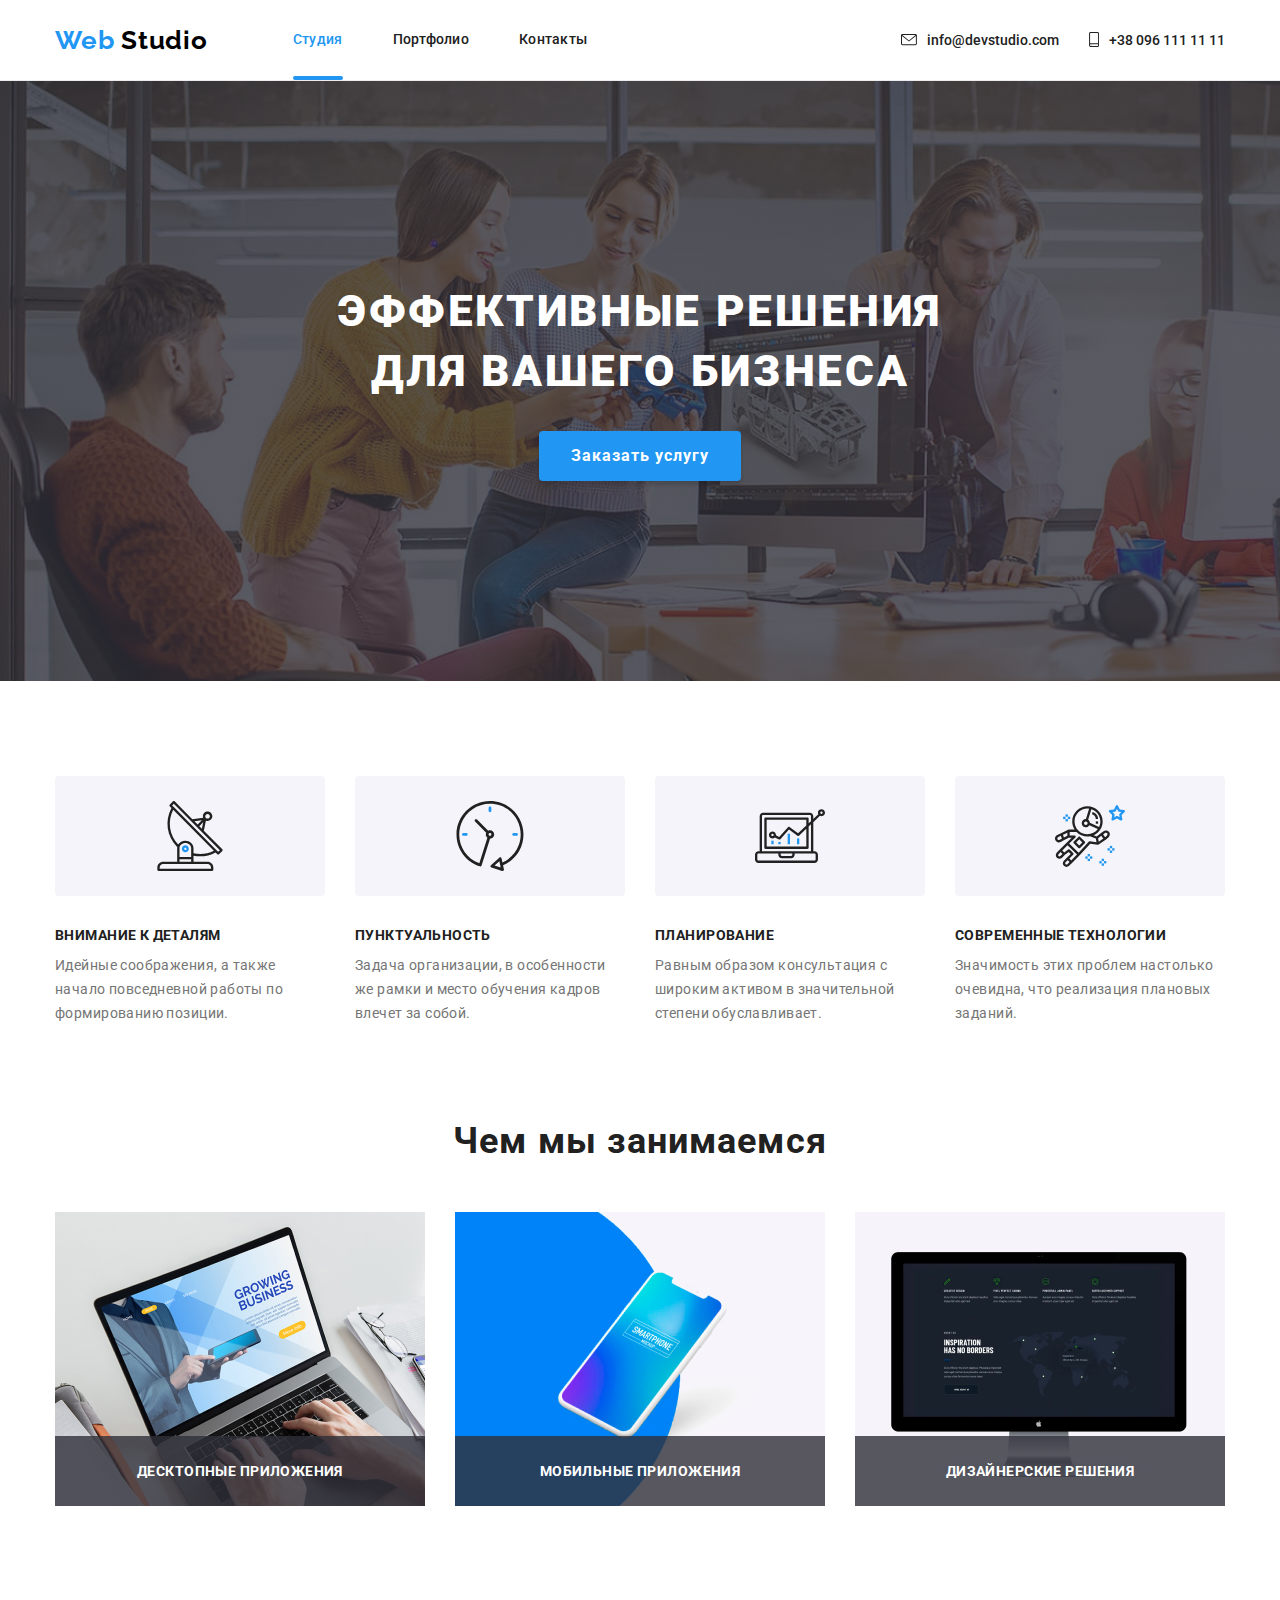
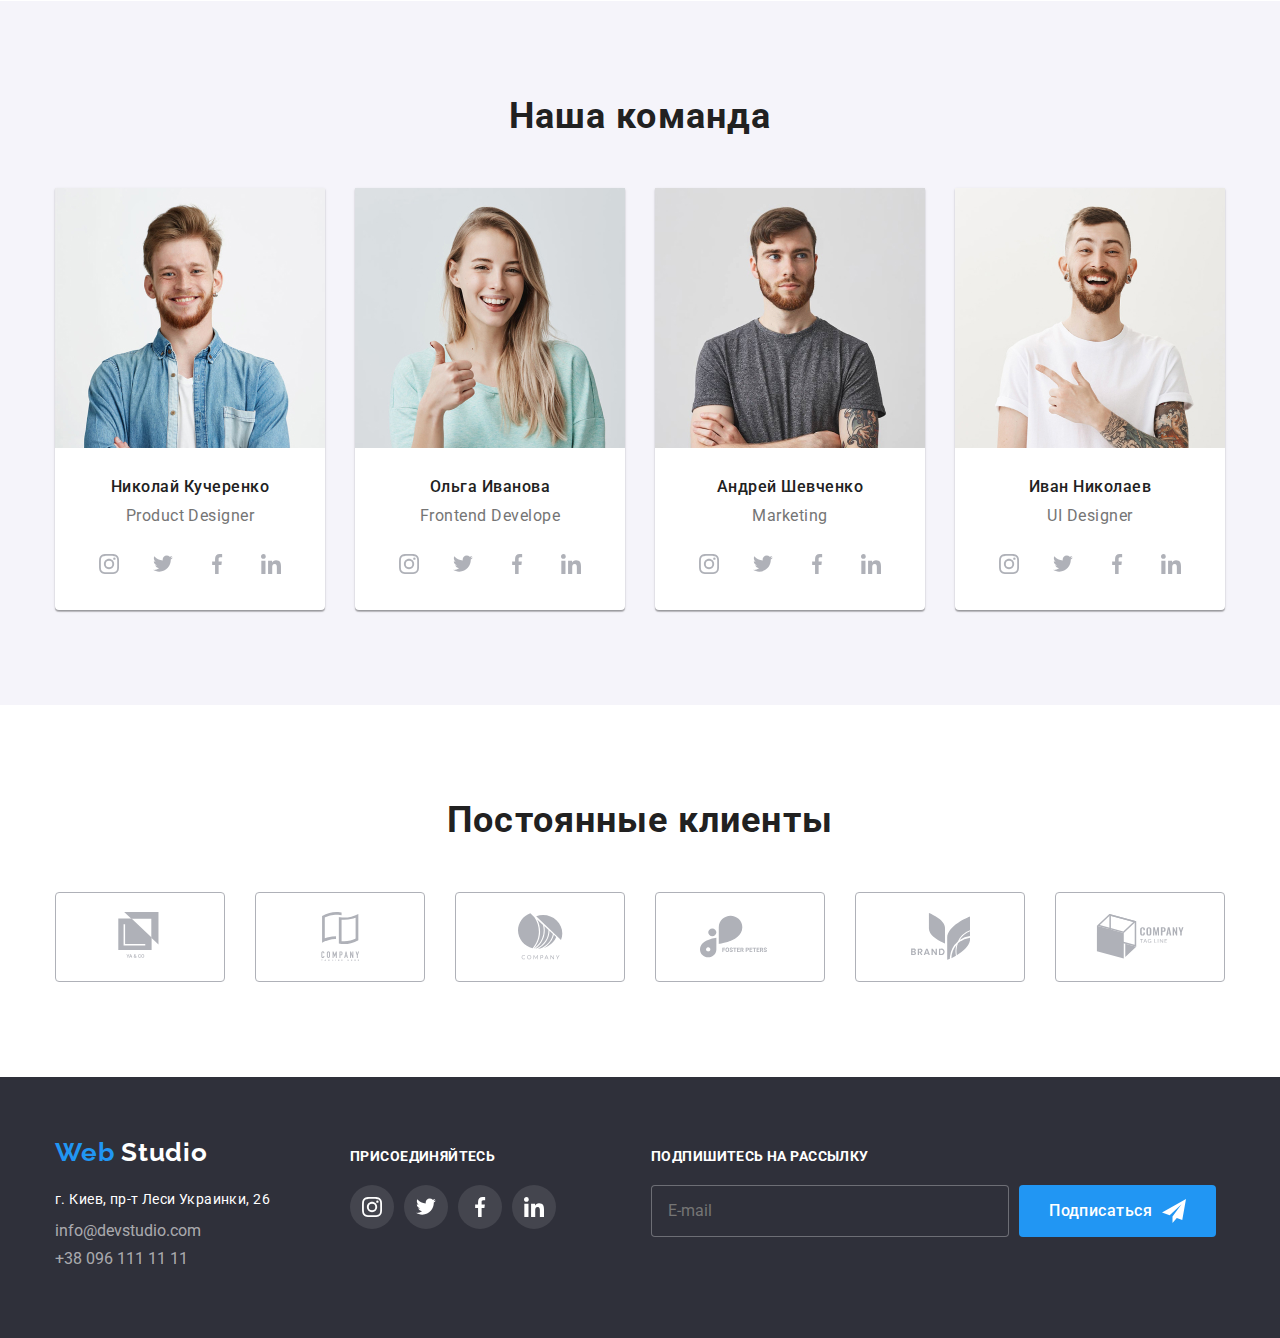
<file: index.html>
<!DOCTYPE html>
<html lang="ru">
  <head>
    <meta charset="UTF-8" />
    <meta name="viewport" content="width=device-width, initial-scale=1.0" />
    <link rel="stylesheet" href="./css/normalize.css" />
    <link rel="stylesheet" href="./css/style.css" />
    <title>Web studio</title>
    <link
      href="https://fonts.googleapis.com/css2?family=Raleway:wght@400;700;900&family=Roboto:wght@400;500;700;900&display=swap"
      rel="stylesheet"
    />
  </head>
  <body>
    <!--Header-->

    <header class="page-header">
      <div class="container main-nav">
        <nav class="main-nav">
          <a href="index.html" lang="en" class="logo" aria-label="Логотип">
            <span class="logo-color">Web</span> Studio</a
          >
          <div>
            <ul class="nav-item-list list">
              <li class="nav-item">
                <a href="#" class="nav-item-link current">Студия</a>
              </li>
              <li class="nav-item">
                <a href="./portfolio.html" class="nav-item-link">Портфолио</a>
              </li>
              <li class="nav-item">
                <a href="" class="nav-item-link">Контакты</a>
              </li>
            </ul>
          </div>
        </nav>

        <div class="header-contacts">
          <ul class="contacts-ul">
            <li class="contacts-item">
              <a href="mailto:info@devstudio.com" class="contacts-item-link">
                <svg class="contacts-icon" width="16" height="12">
                  <use
                    href="./img/icomoon/sprite.svg#icon-envelope-hover"
                  ></use>
                </svg>
                info@devstudio.com</a
              >
            </li>
            <li class="contacts-item">
              <a href="tel:380961111111" class="contacts-item-link">
                <svg class="contacts-icon" width="10" height="15">
                  <use href="./img/icomoon/sprite.svg#icon-smartphone"></use>
                </svg>
                +38 096 111 11 11</a
              >
            </li>
          </ul>
        </div>
      </div>
    </header>

    <!--Main container-->

    <main class="main-page">
      <section class="hero-section">
        <!--<div class="wprapper-transparent"> цей блок був для попереднього фону-->

        <div class="container">
          <h1 class="main-title">
            Эффективные решения <br />
            для вашего бизнеса
          </h1>
          <button type="button" class="hero-modal-btn">
            Заказать услугу
          </button>
        </div>
        <!--</div>-->
      </section>

      <!--Качества-->

      <section class="quality-section">
        <div class="container">
          <h2 hidden>Качества</h2>
          <ul class="quality-list list">
            <li class="quality-item">
              <div class="icon-wrapper icon-1">
                <!--<img src="./img/antenna-1.svg" alt="antenna" />-->
              </div>
              <h3 class="quality-list-item">Внимание к деталям</h3>
              <p class="discription-text">
                Идейные соображения, а также начало повседневной работы по
                формированию позиции.
              </p>
            </li>
            <li class="quality-item">
              <div class="icon-wrapper icon-2">
                <!--<img src="./img/clock-1.svg" alt="Часы" />-->
              </div>
              <h3 class="quality-list-item">Пунктуальность</h3>
              <p class="discription-text">
                Задача организации, в особенности же рамки и место обучения
                кадров влечет за собой.
              </p>
            </li>
            <li class="quality-item">
              <div class="icon-wrapper icon-3">
                <!--<img src="./img/diagram-1.svg" alt="Диаграмма" />-->
              </div>
              <h3 class="quality-list-item">Планирование</h3>
              <p class="discription-text">
                Равным образом консультация с широким активом в значительной
                степени обуславливает.
              </p>
            </li>
            <li class="quality-item">
              <div class="icon-wrapper icon-4">
                <!--<img src="./img/astronaut-1.svg" alt="Астронавт" />-->
              </div>
              <h3 class="quality-list-item">Современные технологии</h3>
              <p class="discription-text">
                Значимость этих проблем настолько очевидна, что реализация
                плановых заданий.
              </p>
            </li>
          </ul>
        </div>
      </section>

      <!--Услуги-->

      <section class="work-exemples">
        <div class="container">
          <h2 class="title-text">Чем мы занимаемся</h2>
          <ul class="exemple-list list">
            <li class="exemple-list-item">
              <a href="#">
                <img src="./img/img1.jpg" alt="Box1" width="370" />
                <p class="work-list-text">Десктопные приложения</p>
              </a>
            </li>
            <li class="exemple-list-item">
              <a href="#">
                <img src="./img/box1.1.jpg" alt="Box2" width="370" />
                <p class="work-list-text">Мобильные приложения</p>
              </a>
            </li>
            <li class="exemple-list-item">
              <a href="#">
                <img src="./img/img3.jpg" alt="Box3" width="370" />
                <p class="work-list-text">Дизайнерские решения</p>
              </a>
            </li>
          </ul>
        </div>
      </section>

      <!--Команда-->

      <section class="our-team-section">
        <div class="container">
          <h2 class="title-text">Наша команда</h2>
          <ul class="team-list list">
            <li class="team-list-item">
              <img
                class="team-photo"
                src="./img/Николай-Кучеренко.jpg"
                alt="Николай Кучеренко"
                width="270"
              />
              <h3 class="team-people-name">Николай Кучеренко</h3>
              <p class="professon-name">Product Designer</p>
              <ul class="social-list list">
                <li class="social-list-item">
                  <a
                    class="social-wrapper"
                    href=""
                    aria-label="Ссылка на Instagram"
                  >
                    <svg class="social-icons-svg" width="20" height="20">
                      <use href="./img/icomoon/sprite.svg#icon-instagram"></use>
                    </svg>
                  </a>
                </li>
                <li class="social-list-item">
                  <a
                    class="social-wrapper"
                    href=""
                    aria-label="Ссылка на Tvitter"
                  >
                    <svg class="social-icons-svg" width="20" height="20">
                      <use href="./img/icomoon/sprite.svg#icon-twitter"></use>
                    </svg>
                  </a>
                </li>
                <li class="social-list-item">
                  <a
                    class="social-wrapper"
                    href=""
                    aria-label="Ссылка на Facebook"
                  >
                    <svg class="social-icons-svg" width="20" height="20">
                      <use href="./img/icomoon/sprite.svg#icon-facebook"></use>
                    </svg>
                  </a>
                </li>
                <li class="social-list-item">
                  <a
                    class="social-wrapper"
                    href=""
                    aria-label="Ссылка на LinkID"
                  >
                    <svg class="social-icons-svg" width="20" height="20">
                      <use href="./img/icomoon/sprite.svg#icon-linkedin"></use>
                    </svg>
                  </a>
                </li>
              </ul>
            </li>

            <li class="team-list-item">
              <img
                class="team-photo"
                src="./img/Ольга-Иванова.jpg"
                alt="Ольга Иванова"
                width="270"
              />
              <h3 class="team-people-name">Ольга Иванова</h3>
              <p class="professon-name">Frontend Develope</p>
              <ul class="social-list list">
                <li class="social-list-item">
                  <a
                    class="social-wrapper"
                    href=""
                    aria-label="Ссылка на Instagram"
                  >
                    <svg class="social-icons-svg" width="20" height="20">
                      <use href="./img/icomoon/sprite.svg#icon-instagram"></use>
                    </svg>
                  </a>
                </li>
                <li class="social-list-item">
                  <a
                    class="social-wrapper"
                    href=""
                    aria-label="Ссылка на Tvitter"
                  >
                    <svg class="social-icons-svg" width="20" height="20">
                      <use href="./img/icomoon/sprite.svg#icon-twitter"></use>
                    </svg>
                  </a>
                </li>
                <li class="social-list-item">
                  <a
                    class="social-wrapper"
                    href=""
                    aria-label="Ссылка на Facebook"
                  >
                    <svg class="social-icons-svg" width="20" height="20">
                      <use href="./img/icomoon/sprite.svg#icon-facebook"></use>
                    </svg>
                  </a>
                </li>
                <li class="social-list-item">
                  <a
                    class="social-wrapper"
                    href=""
                    aria-label="Ссылка на LinkID"
                  >
                    <svg class="social-icons-svg" width="20" height="20">
                      <use href="./img/icomoon/sprite.svg#icon-linkedin"></use>
                    </svg>
                  </a>
                </li>
              </ul>
            </li>

            <li class="team-list-item">
              <img
                class="team-photo"
                src="./img/Андрей-Шевченко.jpg"
                alt="Андрей Шевченко"
                width="270"
              />
              <h3 class="team-people-name">Андрей Шевченко</h3>
              <p class="professon-name">Marketing</p>
              <ul class="social-list list">
                <li class="social-list-item">
                  <a
                    class="social-wrapper"
                    href=""
                    aria-label="Ссылка на Instagram"
                  >
                    <svg class="social-icons-svg" width="20" height="20">
                      <use href="./img/icomoon/sprite.svg#icon-instagram"></use>
                    </svg>
                  </a>
                </li>
                <li class="social-list-item">
                  <a
                    class="social-wrapper"
                    href=""
                    aria-label="Ссылка на Tvitter"
                  >
                    <svg class="social-icons-svg" width="20" height="20">
                      <use href="./img/icomoon/sprite.svg#icon-twitter"></use>
                    </svg>
                  </a>
                </li>
                <li class="social-list-item">
                  <a
                    class="social-wrapper"
                    href=""
                    aria-label="Ссылка на Facebook"
                  >
                    <svg class="social-icons-svg" width="20" height="20">
                      <use href="./img/icomoon/sprite.svg#icon-facebook"></use>
                    </svg>
                  </a>
                </li>
                <li class="social-list-item">
                  <a
                    class="social-wrapper"
                    href=""
                    aria-label="Ссылка на LinkID"
                  >
                    <svg class="social-icons-svg" width="20" height="20">
                      <use href="./img/icomoon/sprite.svg#icon-linkedin"></use>
                    </svg>
                  </a>
                </li>
              </ul>
            </li>

            <li class="team-list-item">
              <img
                class="team-photo"
                src="./img/Иван-Николаев.jpg"
                alt="Иван Николаев"
                width="270"
              />
              <h3 class="team-people-name">Иван Николаев</h3>
              <p class="professon-name">UI Designer</p>
              <ul class="social-list list">
                <li class="social-list-item">
                  <a
                    class="social-wrapper"
                    href=""
                    aria-label="Ссылка на Instagram"
                  >
                    <svg class="social-icons-svg" width="20" height="20">
                      <use href="./img/icomoon/sprite.svg#icon-instagram"></use>
                    </svg>
                  </a>
                </li>
                <li class="social-list-item">
                  <a
                    class="social-wrapper"
                    href=""
                    aria-label="Ссылка на Tvitter"
                  >
                    <svg class="social-icons-svg" width="20" height="20">
                      <use href="./img/icomoon/sprite.svg#icon-twitter"></use>
                    </svg>
                  </a>
                </li>
                <li class="social-list-item">
                  <a
                    class="social-wrapper"
                    href=""
                    aria-label="Ссылка на Facebook"
                  >
                    <svg class="social-icons-svg" width="20" height="20">
                      <use href="./img/icomoon/sprite.svg#icon-facebook"></use>
                    </svg>
                  </a>
                </li>
                <li class="social-list-item">
                  <a
                    class="social-wrapper"
                    href=""
                    aria-label="Ссылка на LinkID"
                  >
                    <svg class="social-icons-svg" width="20" height="20">
                      <use href="./img/icomoon/sprite.svg#icon-linkedin"></use>
                    </svg>
                  </a>
                </li>
              </ul>
            </li>
          </ul>
        </div>
      </section>

      <!--Постоянные клиенты-->

      <section class="customers-section">
        <div class="container">
          <h2 class="title-text">Постоянные клиенты</h2>
          <ul class="customers-list list">
            <li class="ctmrs-list-item">
              <a class="ctmrs-logo" href="#">
                <svg class="customers-icon" width="45" height="49">
                  <use href="./img/icomoon/sprite.svg#icon-logo-1"></use>
                </svg>
              </a>
            </li>

            <li class="ctmrs-list-item">
              <a class="ctmrs-logo" href="#">
                <svg class="customers-icon" width="45" height="49">
                  <use href="./img/icomoon/sprite.svg#icon-logo-2"></use>
                </svg>
                /></a
              >
            </li>

            <li class="ctmrs-list-item">
              <a class="ctmrs-logo" href="#">
                <svg class="customers-icon" width="45" height="49">
                  <use href="./img/icomoon/sprite.svg#icon-logo-3"></use>
                </svg>
                /></a
              >
            </li>

            <li class="ctmrs-list-item">
              <a class="ctmrs-logo" href="#">
                <svg class="customers-icon" width="80" height="44">
                  <use href="./img/icomoon/sprite.svg#icon-logo-4"></use>
                </svg>
              </a>
            </li>
            <li class="ctmrs-list-item">
              <a class="ctmrs-logo" href="#">
                <svg class="customers-icon" width="59" height="47">
                  <use href="./img/icomoon/sprite.svg#icon-logo-5"></use>
                </svg>
                /></a
              >
            </li>
            <li class="ctmrs-list-item">
              <a class="ctmrs-logo" href="#">
                <svg class="customers-icon" width="89" height="45">
                  <use href="./img/icomoon/sprite.svg#icon-logo-6"></use>
                </svg>
                /></a
              >
            </li>
          </ul>
        </div>
      </section>
    </main>

    <!--Footer-->

    <footer class="footer-section">
      <div class="container">
        <div class="footer-contacts">
          <a
            href="./index.html"
            lang="en"
            class="footer-logo"
            aria-label="Логотип"
          >
            <span class="footer-logo-color">Web</span> Studio</a
          >
          <p class="post-info list">г. Киев, пр-т Леси Украинки, 26</p>
          <ul class="list">
            <li class="footer-contacts-item">
              <a href="mailto:info@devstudio.com" class="footer-cantacts-link"
                >info@devstudio.com</a
              >
            </li>
            <li class="footer-contacts-item">
              <a href="tel:+380961111111" class="footer-cantacts-link"
                >+38 096 111 11 11</a
              >
            </li>
          </ul>
        </div>

        <!--Соцсети-->
        <div class="join-to-us">
          <p class="footer-title list">Присоединяйтесь</p>
          <ul class="footer-social-list list">
            <li class="footer-social-list-item">
              <a
                class="footer-social-wrapper"
                href="#"
                aria-label="Ссылка на Instagram"
              >
                <svg class="footer-social-icon" width="20" height="20">
                  <use href="./img/icomoon/sprite.svg#icon-instagram"></use>
                </svg>
              </a>
            </li>
            <li class="footer-social-list-item">
              <a
                class="footer-social-wrapper"
                href="/"
                aria-label="Ссылка на Tvitter"
              >
                <svg class="footer-social-icon" width="20" height="20">
                  <use href="./img/icomoon/sprite.svg#icon-twitter"></use>
                </svg>
              </a>
            </li>
            <li class="footer-social-list-item">
              <a
                class="footer-social-wrapper"
                href="/"
                aria-label="Ссылка на Facebook"
              >
                <svg class="footer-social-icon" width="20" height="20">
                  <use href="./img/icomoon/sprite.svg#icon-facebook"></use>
                </svg>
              </a>
            </li>
            <li class="footer-social-list-item">
              <a
                class="footer-social-wrapper"
                href="/"
                aria-label="Ссылка на LinkID"
                ><svg class="footer-social-icon" width="20" height="20">
                  <use href="./img/icomoon/sprite.svg#icon-linkedin"></use>
                </svg>
              </a>
            </li>
          </ul>
        </div>

        <!--Россылка-->

        <div class="mailing">
          <h2 hidden>Футер сайта</h2>
          <p class="footer-title list">Подпишитесь на рассылку</p>
          <div class="mailing-form">
            <form>
              <span
                ><input type="email" name="email" placeholder="E-mail"
              /></span>
            </form>
            <button class="footer-btn" type="submit">
              Подписаться
              <svg class="icon-send" width="24" height="24">
                <use href="./img/icomoon/sprite.svg#icon-icon-send"></use>
              </svg>
            </button>
          </div>
        </div>
      </div>
    </footer>
  </body>
</html>
</file>
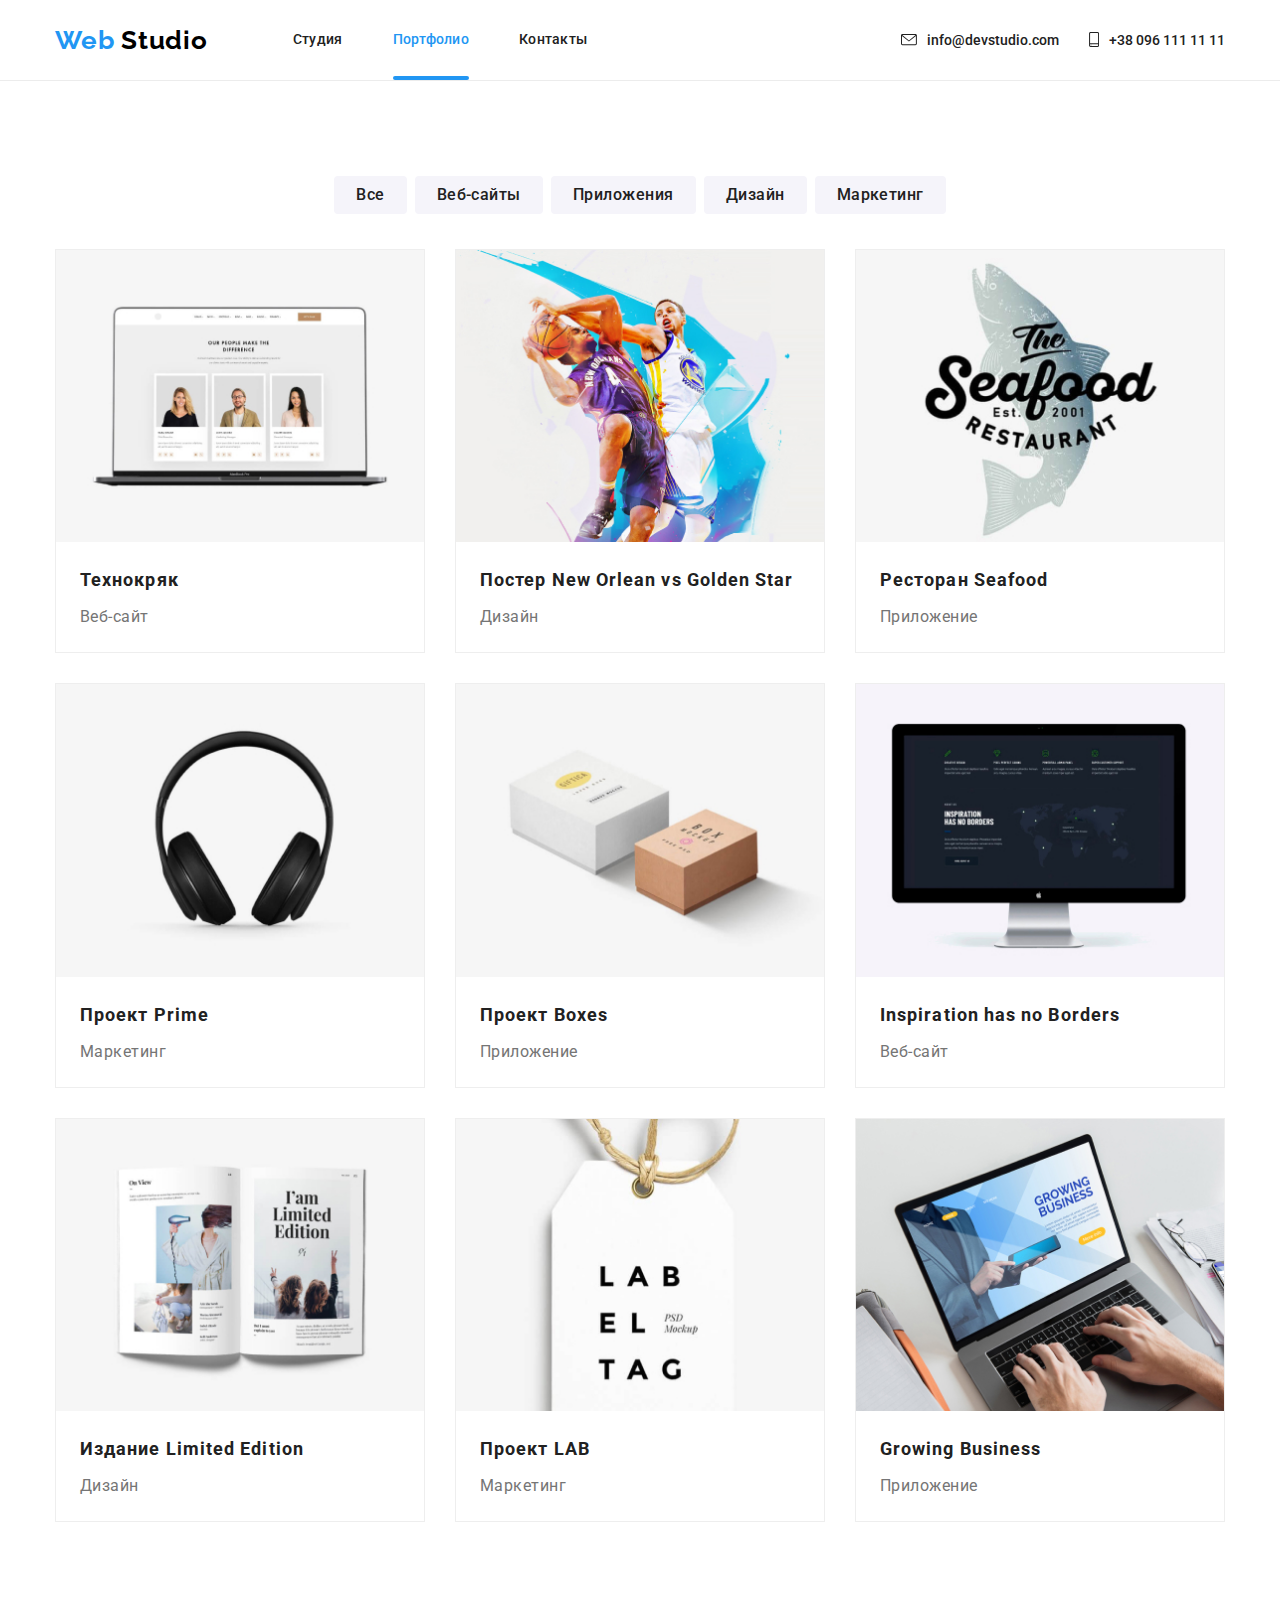
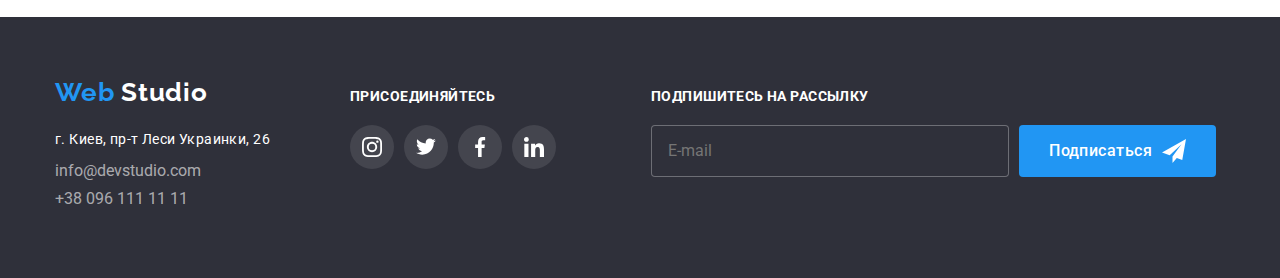
<file: portfolio.html>
<!DOCTYPE html>
<html lang="ru">
  <head>
    <meta charset="UTF-8" />
    <meta name="viewport" content="width=device-width, initial-scale=1.0" />
    <link rel="stylesheet" href="./css/normalize.css" />
    <link rel="stylesheet" href="./css/style.css" />
    <title>Portfolio</title>
    <link
      href="https://fonts.googleapis.com/css2?family=Raleway:wght@400;700;900&family=Roboto:wght@400;500;700;900&display=swap"
      rel="stylesheet"
    />
  </head>
  <body>
    <header class="page-header">
      <div class="container main-nav">
        <nav class="main-nav">
          <a href="index.html" lang="en" class="logo" aria-label="Логотип">
            <span class="logo-color">Web</span> Studio</a
          >
          <div>
            <ul class="nav-item-list list">
              <li class="nav-item">
                <a href="./index.html" class="nav-item-link">Студия</a>
              </li>
              <li class="nav-item">
                <a href="./portfolio.html" class="nav-item-link current"
                  >Портфолио</a
                >
              </li>
              <li class="nav-item">
                <a href="" class="nav-item-link">Контакты</a>
              </li>
            </ul>
          </div>
        </nav>

        <div class="header-contacts">
          <ul class="contacts-ul">
            <li class="contacts-item">
              <a href="mailto:info@devstudio.com" class="contacts-item-link">
                <svg class="contacts-icon" width="16" height="12">
                  <use
                    href="./img/icomoon/sprite.svg#icon-envelope-hover"
                  ></use>
                </svg>
                info@devstudio.com</a
              >
            </li>

            <li class="contacts-item">
              <a href="tel:380961111111" class="contacts-item-link">
                <svg class="contacts-icon" width="10" height="15">
                  <use href="./img/icomoon/sprite.svg#icon-smartphone"></use>
                </svg>
                +38 096 111 11 11</a
              >
            </li>
          </ul>
        </div>
      </div>
    </header>

    <!--Блок main-->

    <main>
      <section class="portfolio-section">
        <div class="container">
          <h1 hidden>Фильтр работ</h1>
          <ul class="portfolio-list list">
            <li class="portfolio-list-btn">
              <button type="button" class="portfolio-modal-btn">Все</button>
            </li>
            <li class="portfolio-list-btn">
              <button type="button" class="portfolio-modal-btn">
                Веб-сайты
              </button>
            </li>
            <li class="portfolio-list-btn">
              <button type="button" class="portfolio-modal-btn">
                Приложения
              </button>
            </li>
            <li class="portfolio-list-btn">
              <button type="button" class="portfolio-modal-btn">Дизайн</button>
            </li>
            <li class="portfolio-list-btn">
              <button type="button" class="portfolio-modal-btn">
                Маркетинг
              </button>
            </li>
          </ul>
        </div>

        <h2 hidden>Наши работы</h2>
        <div class="container">
          <ul class="work-list list">
            <li class="work-list-item">
              <a href="" class="animation">
                <div class="overlay">
                  <img
                    class="portfolio-poster"
                    src="./img/portfolio/img.jpg"
                    alt="Изображение компьютера"
                    width="370"
                  />
                  <p class="work-discription list">
                    Технокряк это современная площадка распространения
                    коронавируса. Компании используют эту платформу для
                    цифрового шпионажа и атак на защищённые сервера конкурентов.
                  </p>
                </div>

                <div class="portfolio-text-wrapper">
                  <h3 class="work-title list">Технокряк</h3>
                  <p class="work-art list">Веб-сайт</p>
                </div>
              </a>
            </li>
            <li class="work-list-item">
              <a href="" class="animation">
                <div class="overlay">
                  <img
                    class="portfolio-poster"
                    src="./img/portfolio/img1.jpg"
                    alt="Изображение постера"
                    width="370"
                  />
                  <p class="work-discription list">
                    Технокряк это современная площадка распространения
                    коронавируса. Компании используют эту платформу для
                    цифрового шпионажа и атак на защищённые сервера конкурентов.
                  </p>
                </div>
                <div class="portfolio-text-wrapper">
                  <h3 class="work-title list">
                    Постер New Orlean vs Golden Star
                  </h3>
                  <p class="work-art list">Дизайн</p>
                </div>
              </a>
            </li>

            <li class="work-list-item">
              <a href="" class="animation">
                <div class="overlay">
                  <img
                    class="portfolio-poster"
                    src="./img/portfolio/img2.jpg"
                    alt="Изображение постера"
                    width="370"
                  />
                  <p class="work-discription list">
                    Технокряк это современная площадка распространения
                    коронавируса. Компании используют эту платформу для
                    цифрового шпионажа и атак на защищённые сервера конкурентов.
                  </p>
                </div>
                <div class="portfolio-text-wrapper">
                  <h3 class="work-title list">Ресторан Seafood</h3>
                  <p class="work-art list">Приложение</p>
                </div>
              </a>
            </li>
            <li class="work-list-item">
              <a href="" class="animation">
                <div class="overlay">
                  <img
                    class="portfolio-poster"
                    src="./img/portfolio/img3.jpg"
                    alt="Изображение наушников"
                    width="370"
                  />
                  <p class="work-discription list">
                    Технокряк это современная площадка распространения
                    коронавируса. Компании используют эту платформу для
                    цифрового шпионажа и атак на защищённые сервера конкурентов.
                  </p>
                </div>
                <div class="portfolio-text-wrapper">
                  <h3 class="work-title list">Проект Prime</h3>
                  <p class="work-art list">Маркетинг</p>
                </div>
              </a>
            </li>
            <li class="work-list-item">
              <a href="" class="animation">
                <div class="overlay">
                  <img
                    class="portfolio-poster"
                    src="./img/portfolio/img4.jpg"
                    alt=""
                    width="370"
                  />
                  <p class="work-discription list">
                    Технокряк это современная площадка распространения
                    коронавируса. Компании используют эту платформу для
                    цифрового шпионажа и атак на защищённые сервера конкурентов.
                  </p>
                </div>
                <div class="portfolio-text-wrapper">
                  <h3 class="work-title list">Проект Boxes</h3>
                  <p class="work-art list">Приложение</p>
                </div>
              </a>
            </li>
            <li class="work-list-item">
              <a href="" class="animation">
                <div class="overlay">
                  <img
                    class="portfolio-poster"
                    src="./img/portfolio/img5.jpg"
                    alt="зображение веб-сайта"
                    width="370"
                  />
                  <p class="work-discription list">
                    Технокряк это современная площадка распространения
                    коронавируса. Компании используют эту платформу для
                    цифрового шпионажа и атак на защищённые сервера конкурентов.
                  </p>
                </div>
                <div class="portfolio-text-wrapper">
                  <h3 class="work-title list">Inspiration has no Borders</h3>
                  <p class="work-art list">Веб-сайт</p>
                </div>
              </a>
            </li>
            <li class="work-list-item">
              <a href="" class="animation">
                <div class="overlay">
                  <img
                    class="portfolio-poster"
                    src="./img/portfolio/img6.jpg"
                    alt="Изображение книги"
                    width="370"
                  />
                  <p class="work-discription list">
                    Технокряк это современная площадка распространения
                    коронавируса. Компании используют эту платформу для
                    цифрового шпионажа и атак на защищённые сервера конкурентов.
                  </p>
                </div>
                <div class="portfolio-text-wrapper">
                  <h3 class="work-title list">Издание Limited Edition</h3>
                  <p class="work-art list list">Дизайн</p>
                </div>
              </a>
            </li>
            <li class="work-list-item">
              <a href="" class="animation">
                <div class="overlay">
                  <img
                    class="portfolio-poster"
                    src="./img/portfolio/img7.jpg"
                    alt="Изображение постера"
                    width="370"
                  />
                  <p class="work-discription list">
                    Технокряк это современная площадка распространения
                    коронавируса. Компании используют эту платформу для
                    цифрового шпионажа и атак на защищённые сервера конкурентов.
                  </p>
                </div>
                <div class="portfolio-text-wrapper">
                  <h3 class="work-title list">Проект LAB</h3>
                  <p class="work-art list">Маркетинг</p>
                </div>
              </a>
            </li>
            <li class="work-list-item">
              <a href="" class="animation">
                <div class="overlay">
                  <img
                    class="portfolio-poster"
                    src="./img/portfolio/img8.jpg"
                    alt="Изображение компьютера"
                    width="370"
                  />
                  <p class="work-discription list">
                    Технокряк это современная площадка распространения
                    коронавируса. Компании используют эту платформу для
                    цифрового шпионажа и атак на защищённые сервера конкурентов.
                  </p>
                </div>
                <div class="portfolio-text-wrapper">
                  <h3 class="work-title list">Growing Business</h3>
                  <p class="work-art list">Приложение</p>
                </div>
              </a>
            </li>
          </ul>
        </div>
      </section>
    </main>

    <!--Футер-->
    <footer class="footer-section">
      <div class="container">
        <div class="footer-contacts">
          <a
            href="./index.html"
            lang="en"
            class="footer-logo"
            aria-label="Логотип"
          >
            <span class="footer-logo-color">Web</span> Studio</a
          >
          <p class="post-info list">г. Киев, пр-т Леси Украинки, 26</p>
          <ul class="list">
            <li class="footer-contacts-item">
              <a href="mailto:info@devstudio.com" class="footer-cantacts-link"
                >info@devstudio.com</a
              >
            </li>
            <li class="footer-contacts-item">
              <a href="tel:+380961111111" class="footer-cantacts-link"
                >+38 096 111 11 11</a
              >
            </li>
          </ul>
        </div>

        <!--Соцсети-->
        <div class="join-to-us">
          <p class="footer-title list">Присоединяйтесь</p>
          <ul class="footer-social-list list">
            <li class="footer-social-list-item">
              <a
                class="footer-social-wrapper"
                href="#"
                aria-label="Ссылка на Instagram"
              >
                <svg class="footer-social-icon" width="20" height="20">
                  <use href="./img/icomoon/sprite.svg#icon-instagram"></use>
                </svg>
              </a>
            </li>
            <li class="footer-social-list-item">
              <a
                class="footer-social-wrapper"
                href="/"
                aria-label="Ссылка на Tvitter"
              >
                <svg class="footer-social-icon" width="20" height="20">
                  <use href="./img/icomoon/sprite.svg#icon-twitter"></use>
                </svg>
              </a>
            </li>
            <li class="footer-social-list-item">
              <a
                class="footer-social-wrapper"
                href="/"
                aria-label="Ссылка на Facebook"
              >
                <svg class="footer-social-icon" width="20" height="20">
                  <use href="./img/icomoon/sprite.svg#icon-facebook"></use>
                </svg>
              </a>
            </li>
            <li class="footer-social-list-item">
              <a
                class="footer-social-wrapper"
                href="/"
                aria-label="Ссылка на LinkID"
                ><svg class="footer-social-icon" width="20" height="20">
                  <use href="./img/icomoon/sprite.svg#icon-linkedin"></use>
                </svg>
              </a>
            </li>
          </ul>
        </div>

        <!--Россылка-->

        <div class="mailing">
          <h2 hidden>Футер сайта</h2>
          <p class="footer-title list">Подпишитесь на рассылку</p>
          <div class="mailing-form">
            <form>
              <span
                ><input type="email" name="email" placeholder="E-mail"
              /></span>
            </form>
            <button class="footer-btn" type="submit">
              Подписаться
              <svg class="icon-send" width="24" height="24">
                <use href="./img/icomoon/sprite.svg#icon-icon-send"></use>
              </svg>
            </button>
          </div>
        </div>
      </div>
    </footer>
  </body>
</html>
</file>
<file: css/style.css>
:root {
  --primary-text-color: #757575;
  --primary-title-color: #212121;
  --accent-color: #2196f3;
  --primary-white-color: #ffffff;
  --footer-backround-color: #2f303a;
  --main-black-color: #000000;
  --secondary-white-color: #f5f4fa;
  --footer-links-color: rgba (255, 255, 255, 0.6);
  --hover-links-color: #188ce8;
  --font-family-main: "Roboto", sans-serif;
  --font-family-secondary: "Raleway", sans-serif;
  --footer-primary-color: #2f303a;
}

html {
  box-sizing: border-box;
}

*,
*::before,
*::after {
  box-sizing: inherit;
}

a {
  text-decoration: none;
  display: block;
}

.list {
  padding: 0;
  margin: 0;
  list-style: none;
}

body {
  background-color: var(--primary-white-color);
  font-family: var(--font-family-main), var(--font-family-secondary);
}

img {
  display: block;
}

.container {
  min-width: 1200px;
  width: 100%;
  max-width: 1200px;
  padding-right: 15px;
  padding-left: 15px;
  margin-right: auto;
  margin-left: auto;
}

.container:after {
  content: "";
  display: table;
  clear: both;
}

/*оформлення логотипа*/

.page-header {
  width: 100%;
  background-color: var(--primary-white-color);
  border-bottom: 1px solid #ececec;
}

.logo {
  display: block;
  font-family: var(--font-family-secondary);
  font-style: normal;
  font-weight: bold;
  font-size: 26px;
  line-height: 1.19em;
  letter-spacing: 0.03em;
  color: var(--main-black-color);
  margin-right: 85px;
}

.logo-color {
  color: var(--accent-color);
}

/*оформлення меню*/

.main-nav {
  display: flex;
  align-items: center;
  justify-content: space-between;
}

.nav-item-link {
  font-family: var(--font-family-main);
  font-style: normal;
  font-weight: 500;
  font-size: 14px;
  line-height: 1.14em;
  letter-spacing: 0.02em;
  color: var(--primary-title-color);

  display: block;
  padding-top: 32px;
  padding-bottom: 32px;
  transition: 250ms cubic-bezier(0.4, 0, 0.2, 1);
}

.nav-item-list {
  display: flex;
}

.nav-item:not(:last-child) {
  margin-right: 50px;
}

.nav-item-link:hover,
.nav-item-link:focus {
  color: var(--accent-color);
}

.nav-item {
  display: block;
  position: relative;
}

.current::after {
  display: block;
  position: absolute;
  bottom: 0;
  content: "";
  width: 100%;
  height: 4px;
  background-color: var(--accent-color);
  border-radius: 2px;
}

.current {
  color: var(--accent-color);
}

/*оформлення маржінів і кольору контактів*/

.header-contacts {
  display: flex;
  align-items: center;
  margin-left: auto;
}

.contacts-ul {
  display: flex;
  margin-top: 0;
  margin-bottom: 0;
  padding-left: 0;
}
.contacts-item {
  display: flex;
}

.contacts-icon {
  margin-right: 10px;
  fill: currentColor;
}

.contacts-icon:hover {
  fill: var(--accent-color);
}

.contacts-item:not(:last-child) {
  margin-right: 30px;
}

.contacts-item-link {
  display: flex;
  align-items: center;
  font-family: Roboto;
  font-style: normal;
  font-weight: 500;
  font-size: 14px;
  color: var(--primary-title-color);

  transition: 250ms cubic-bezier(0.4, 0, 0.2, 1);
}

.contacts-item-link:hover,
.contacts-item-link:focus {
  color: var(--accent-color);
}

/*оформлення кнопки*/

.modal-btn {
  background: var(--accent-color);
  border-radius: 4px;
  border: none;
  font-weight: 500;
  font-size: 16px;
  line-height: 1.62em;
  text-align: center;
  letter-spacing: 0.03em;
  color: var(--primary-white-color); /*колір тексту*/
  padding: 10px;
  margin: 5px;
}

.modal-btn:hover,
.modal-btn:focus {
  background-color: var(--accent-color);
  color: var(--primary-title-color); /*колір тексту при новеденні*/
}

/*hero section*/

.hero-section {
  min-width: 1200px;
  margin-top: 0;
  text-align: center;
  background-color: var(--primary-text-color);
  background-image: linear-gradient(
      to right,
      rgba(47, 48, 58, 0.8),
      rgba(47, 48, 58, 0.8)
    ),
    url("../img/Header.images.jpg");

  background-repeat: no-repeat;
}

.hero-modal-btn {
  display: inline-block;
  font-family: var(--font-family-main);
  font-style: normal;
  font-weight: 700;
  font-size: 16px;
  line-height: 1.87em;
  height: 50px;
  padding: 10px 32px;
  margin-bottom: 200px;

  letter-spacing: 0.06em;
  color: var(--primary-white-color);
  background: var(--accent-color);
  box-shadow: 0px 4px 4px rgba(0, 0, 0, 0.15);
  border-radius: 4px;
  border: none;
  cursor: pointer;
}

.main-title {
  font-family: var(--font-family-main);
  font-style: normal;
  font-weight: 900;
  padding-top: 200px;
  margin-top: 0px;
  margin-bottom: 30px;
  font-size: 44px;
  line-height: 60px;

  letter-spacing: 0.06em;
  text-transform: uppercase;
  color: var(--primary-white-color);
}

/* quality list*/

.icon-wrapper {
  display: flex;
  justify-content: center;
  align-items: center;
  margin-top: 0;
  margin-right: 0;
  margin-bottom: 30px;
  width: 270px;
  height: 120px;
  border-radius: 4px;
  background-color: var(--secondary-white-color);
}

.icon-1::before {
  content: "";
  width: 270px;
  height: 120px;
  background-image: url("../img/antenna-1.svg");
  background-repeat: no-repeat;
  background-position: center;
}

.icon-2::before {
  content: "";
  width: 270px;
  height: 120px;
  background-image: url("../img/clock-1.svg");
  background-repeat: no-repeat;
  background-position: center;
}

.icon-3::before {
  content: "";
  width: 270px;
  height: 120px;
  background-image: url("../img/diagram-1.svg");
  background-repeat: no-repeat;
  background-position: center;
}

.icon-4::before {
  content: "";
  width: 270px;
  height: 120px;
  background-image: url("../img/astronaut-1.svg");
  background-repeat: no-repeat;
  background-position: center;
}

.quality-section {
  padding-top: 95px;
  padding-bottom: 95px;
}

.quality-list {
  display: flex;
}

.quality-item:not(:last-child) {
  margin-right: 30px;
}

.quality-list-item {
  display: inline-block;
  margin-top: 0;
  margin-bottom: 10px;

  font-family: var(--font-family-main);
  font-style: normal;
  font-weight: 700;
  font-size: 14px;
  line-height: 1.14em;
  letter-spacing: 0.03em;
  text-transform: uppercase;
  color: var(--primary-title-color);
}

/* опис блоку якостей дрібним шрифтом*/

.discription-text {
  display: block;
  margin-top: 0;
  margin-bottom: 0;
  font-family: Roboto;
  font-style: normal;
  font-weight: 400;
  font-size: 14px;
  line-height: 1.71em;
  letter-spacing: 0.03em;
  color: var(--primary-text-color);
}

/*Work-exemples*/

.work-exemples {
  margin-bottom: 95px;
}

.work-exemples img {
  display: block;
}
.exemple-list {
  display: flex;
  justify-content: center;
}

.exemple-list-item:not(:last-child) {
  margin-right: 30px;
}

.exemple-list-item {
  position: relative;
}

.title-text {
  margin-top: 0;
  margin-bottom: 50px;
  font-family: var(--font-family-main);
  font-style: normal;
  font-weight: bold;
  font-size: 36px;
  line-height: 1.16em;
  text-align: center;
  letter-spacing: 0.03em;
  color: var(--primary-title-color);
}

.work-list-text {
  display: flex;
  justify-content: center;
  align-items: center;
  margin-top: 0;
  margin-bottom: 0;

  position: absolute;
  right: 0;
  bottom: 0;
  left: 0;
  height: 70px;
  background: rgba(47, 48, 58, 0.8);

  font-family: var(--font-family-main);
  font-style: normal;
  font-weight: 700;
  font-size: 14px;
  line-height: 1.14em;
  text-align: center;
  letter-spacing: 0.03em;
  text-transform: uppercase;
  color: var(--primary-white-color);
}

/*our team*/

.our-team-section {
  min-width: 1200px;
  padding-top: 95px;
  padding-bottom: 95px;
}

.main-page > .our-team-section:nth-last-child(2) {
  background-color: var(--secondary-white-color);
}

.team-list {
  display: flex;
}

.team-list-item:not(:last-child) {
  margin-right: 30px;
}
.team-list-item {
  border-color: var(--secondary-white-color);
  background-color: var(--primary-white-color);
  box-shadow: 0px 2px 1px rgba(0, 0, 0, 0.2), 0px 1px 1px rgba(0, 0, 0, 0.14),
    0px 1px 3px rgba(0, 0, 0, 0.12);
  border-radius: 0px 0px 4px 4px;
}

.team-photo {
  margin-top: 0;
  margin-bottom: 30px;
}

.team-people-name {
  margin-top: 0;
  margin-bottom: 10px;
  font-family: var(--font-family-main);
  font-style: normal;
  font-weight: 500;
  font-size: 16px;
  line-height: 1.18em;
  text-align: center;
  letter-spacing: 0.03em;
  color: var(--primary-title-color);
}

.professon-name {
  margin-top: 0;
  margin-bottom: 16px;
  font-family: var(--font-family-main);
  font-style: normal;
  font-weight: 400;
  font-size: 16px;
  line-height: 1.18em;
  text-align: center;
  letter-spacing: 0.03em;
  color: var(--primary-text-color);
}

/*social links*/

.social-list {
  padding-bottom: 24px;
  display: flex;
  justify-content: center;
}

.social-list > .social-list-item:not(:last-child) {
  margin-right: 10px;
}

.social-list .social-wrapper {
  display: flex;
  justify-content: center;
  align-items: center;
  width: 44px;
  height: 44px;
  border-radius: 50%;
  color: #afb1b8;
  transition: 250ms cubic-bezier(0.4, 0, 0.2, 1);
}

.social-wrapper:hover {
  background-color: var(--accent-color);
  color: var(--primary-white-color);
}

.social-icons-svg {
  fill: currentColor;
}

/*Customers*/

.customers-section {
  padding-top: 95px;
  padding-bottom: 95px;
}

.customers-list {
  display: flex;
  justify-content: space-between;
}

.ctmrs-list-item .ctmrs-logo {
  display: flex;
  justify-content: center;
  align-items: center;
  border-width: 1px;
  border-style: solid;
  border-color: #afb1b8;
  border-radius: 4px;
  width: 170px;
  height: 90px;
  font-size: 0;
  color: #afb1b8;
  transition: 250ms cubic-bezier(0.4, 0, 0.2, 1);
}

.ctmrs-list-item:not(:last-child) {
  margin-right: 30px;
}

.customers-icon {
  fill: currentColor;
}

.ctmrs-logo:hover {
  color: var(--accent-color);
  border-color: var(--accent-color);
}

/*Footer*/

.footer-section {
  min-width: 1200px;
  padding-top: 60px;
  padding-bottom: 60px;
  background-color: var(--footer-backround-color);
}

.footer-section .container {
  display: flex;
}

.footer-contacts {
  margin-right: 80px;
}

/*footer mailing*/

.mailing {
  margin-right: 0px;
}

.mailing-form {
  display: flex;
}

.join-to-us {
  margin-right: 95px;
}
.mailing-form input {
  display: block;
  font-size: 16px;
  line-height: 1.25em;

  border: 1px solid rgba(255, 255, 255, 0.3);
  border-radius: 4px;
  padding-top: 15px;
  padding-left: 16px;
  padding-bottom: 15px;
  width: 358px;
  background-color: var(--footer-backround-color);
}

.footer-btn {
  display: flex;
  align-items: center;
  margin-left: 10px;
  padding-top: 10px;
  padding-right: 30px;
  padding-bottom: 10px;
  padding-left: 30px;

  background: var(--accent-color);
  border: none;
  border-radius: 4px;
  font-weight: 500;
  font-size: 16px;
  line-height: 1.62em;
  text-align: center;
  letter-spacing: 0.03em;
  color: var(--primary-white-color);
  cursor: pointer;
}

.icon-send {
  display: flex;
  margin-left: 10px;
}

.icon-send {
  fill: currentColor;
}

/* footer logo*/

.footer-logo {
  display: block;
  margin-bottom: 20px;
  font-family: var(--font-family-secondary);
  font-style: normal;
  font-weight: bold;
  font-size: 26px;
  line-height: 1.19em;
  letter-spacing: 0.03em;
  color: var(--primary-white-color);
}

.footer-logo-color {
  color: var(--accent-color);
}

.post-info {
  margin-bottom: 10px;
  font-family: var(--font-family-main);
  font-weight: 400;
  font-size: 14px;
  line-height: 1.71em;
  letter-spacing: 0.03em;
  color: var(--primary-white-color);
}

/* footer contacts*/

.footer-cantacts-link,
.footer-contacts-item {
  margin-bottom: 10px;
  color: rgba(255, 255, 255, 0.6);
}

.footer-cantacts-link:hover,
.footer-cantacts-link:focus {
  color: var(--accent-color);
}

/* footer social links*/

.footer-social-list {
  display: flex;
  justify-content: center;
  align-items: center;
}

.footer-social-list-item:not(:last-child) {
  margin-right: 10px;
}

.footer-social-wrapper {
  display: flex;
  justify-content: center;
  align-items: center;
  width: 44px;
  height: 44px;
  border-radius: 50%;
  box-shadow: none;
  background: rgba(255, 255, 255, 0.1);
  transition: 250ms cubic-bezier(0.4, 0, 0.2, 1);
}

.footer-social-wrapper:hover {
  background-color: var(--accent-color);
}

.footer-social-icon {
  fill: var(--primary-white-color);
}

.footer-title {
  margin-bottom: 20px;
  padding-top: 12px;
  font-family: var(--font-family-main);
  font-style: normal;
  font-weight: 700;
  font-size: 14px;
  line-height: 1.14em;
  letter-spacing: 0.03em;
  text-transform: uppercase;
  color: var(--primary-white-color);
}

/*portfolio*/

.portfolio-section {
  padding-top: 95px;
  padding-bottom: 95px;
}

.portfolio-list {
  display: flex;
  justify-content: center;
  margin-bottom: 35px;
}

.work-list {
  display: flex;
  flex-wrap: wrap;
}

.work-list > .work-list-item:hover {
  box-shadow: 1px 4px 6px rgba(0, 0, 0, 0.16), 0px 4px 4px rgba(0, 0, 0, 0.06),
    0px 1px 1px rgba(0, 0, 0, 0.12);
}

.work-list-item:nth-child(3n) {
  margin-right: 0;
}

.work-list-item:nth-last-child(-n + 3) {
  margin-bottom: 0;
}

.portfolio-section img {
  max-width: 100%;
}
.portfolio-modal-btn {
  border-radius: 4px;
  border: none;
  font-weight: 500;
  font-size: 16px;
  line-height: 1.62em;
  text-align: center;
  letter-spacing: 0.03em;
  color: var(--primary-title-color); /*колір тексту*/
  padding-top: 6px;
  padding-right: 22px;
  padding-bottom: 6px;
  padding-left: 22px;
  background: #f5f4fa;

  transition: 250ms cubic-bezier(0.4, 0, 0.2, 1);
}

.portfolio-list-btn {
  display: block;
}

.portfolio-list-btn:hover {
  box-shadow: 0px 2px 2px rgba(0, 0, 0, 0.12), 0px 1px 2px rgba(0, 0, 0, 0.08),
    0px 3px 1px rgba(0, 0, 0, 0.1);
  border-radius: 4px;
}

.portfolio-list-btn:not(:last-child) {
  margin-right: 8px;
}

.portfolio-modal-btn:hover {
  background-color: var(--accent-color);
  color: var(--primary-white-color);
}

/*portfolio description*/

.portfolio-poster {
  margin-top: 0px;
}

.work-title {
  margin-bottom: 4px;
  font-family: var(--font-family-main);
  font-style: normal;
  font-weight: 700;
  font-size: 18px;
  line-height: 2em;
  letter-spacing: 0.06em;
  color: var(--primary-title-color);
}

.work-art {
  font-family: var(--font-family-main);
  font-style: normal;
  font-weight: 400;
  font-size: 16px;
  line-height: 1.87em;
  letter-spacing: 0.03em;
  color: var(--primary-text-color);
}

.portfolio-text-wrapper {
  padding-top: 20px;
  padding-right: 24px;
  padding-bottom: 20px;
  padding-left: 24px;
}

.work-discription {
  position: absolute;
  top: 100%;
  right: 0;
  width: 100%;
  height: 100%;

  transition: 250ms cubic-bezier(0.4, 0, 0.2, 1);

  margin-bottom: 0px;
  padding-top: 66px;
  padding-bottom: 60px;
  padding-left: 24px;
  padding-right: 24px;

  font-family: var(--font-family-main);
  font-style: normal;
  font-weight: 400;
  font-size: 18px;
  line-height: 1.55em;
  letter-spacing: 0.03em;

  color: var(--primary-white-color);
  background: rgba(33, 150, 243, 0.9);
}

.work-list-item {
  width: calc((100% - 60px) / 3);
  margin-right: 30px;
  margin-bottom: 30px;
  border: 1px solid #eeeeee;

  transition: 250ms cubic-bezier(0.4, 0, 0.2, 1);
}

.animation:hover .work-discription {
  top: 0;
}

.overlay {
  position: relative;
  overflow: hidden;
}
</file>
